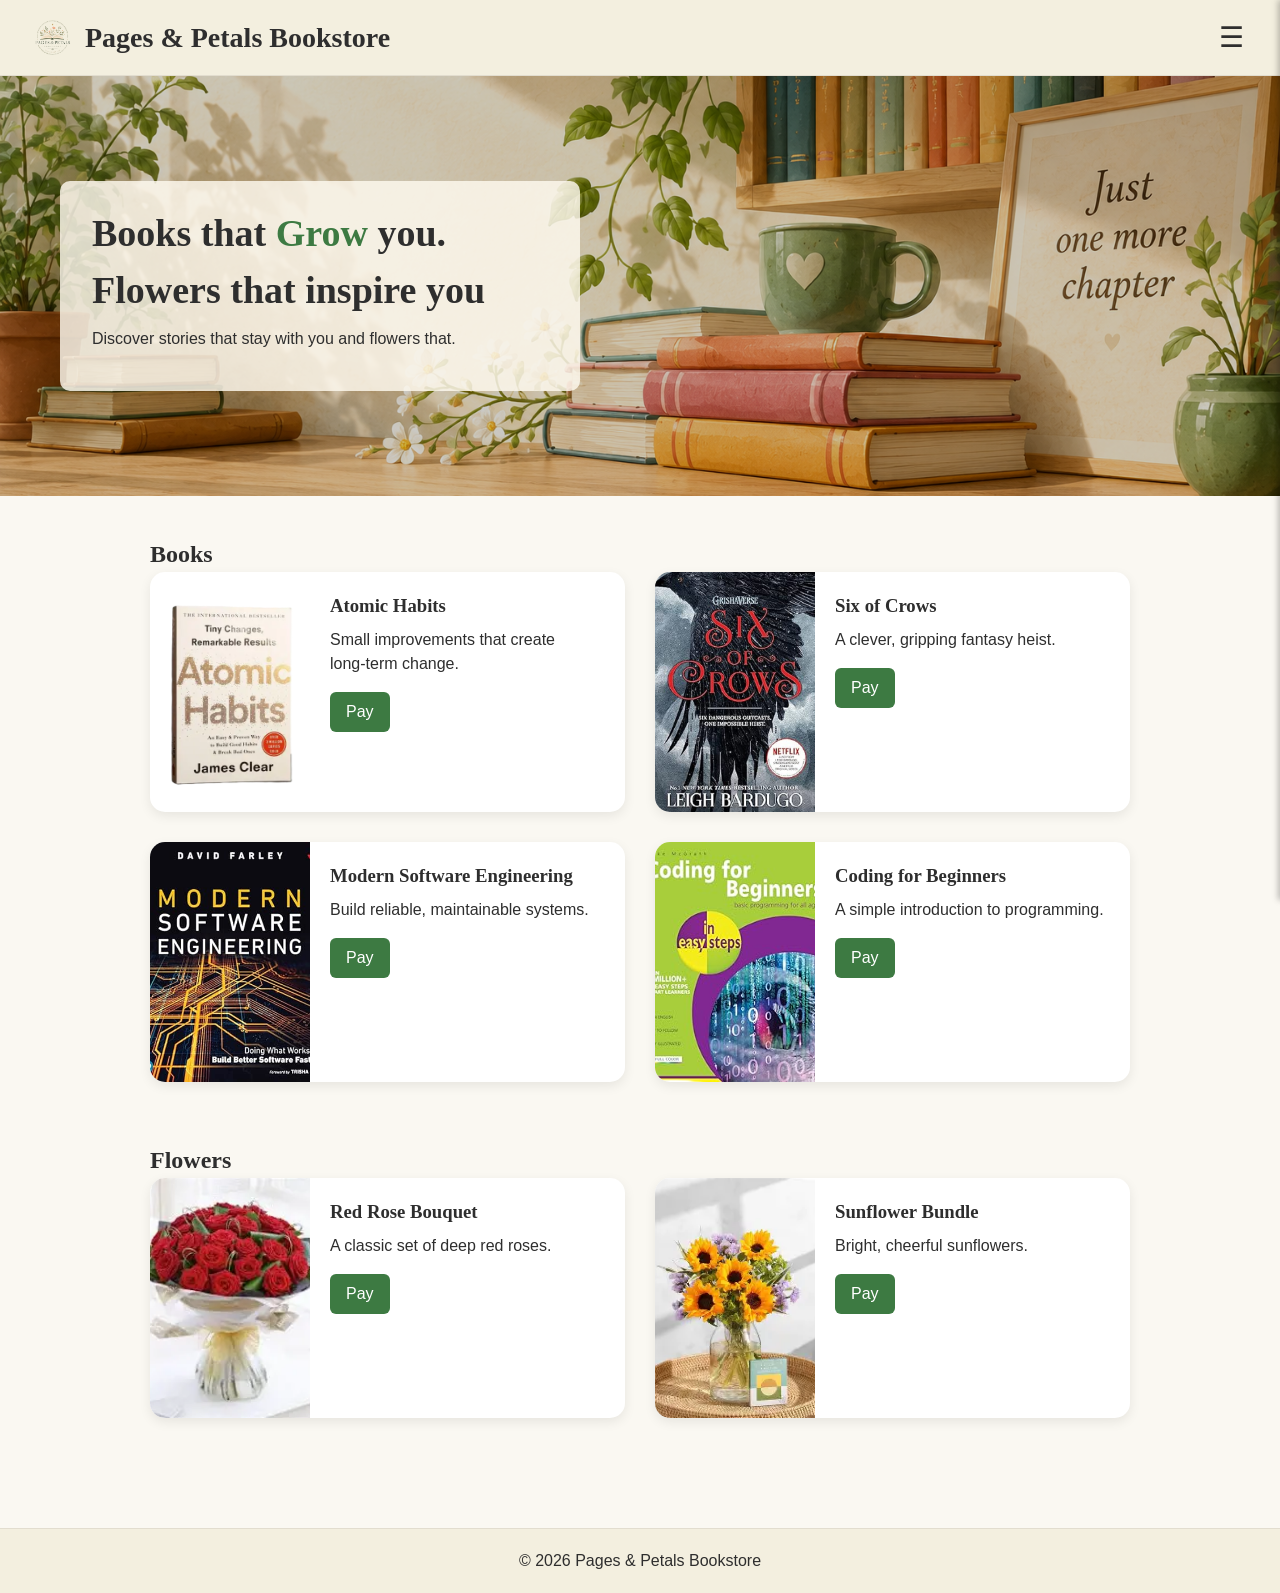
<file: index.html>
<!DOCTYPE html>
<html lang="en">
<head>
  <meta charset="UTF-8">
  <meta name="viewport" content="width=device-width, initial-scale=1.0">
  <title>Pages & Petals Bookstore</title>
  <link rel="stylesheet" href="css/style.css">
</head>

<body>

<nav id="sideMenu" class="side-menu">
  <a href="index.html">Home</a>
  <a href="about.html">About Us</a>
  <a href="contact.html">Contact Us</a>
</nav>
<div id="menuOverlay" class="menu-overlay"></div>

<header class="header">
  <div class="header-left">
    <img src="image/logo.png" class="logo">
    <h1 class="site-title">Pages & Petals Bookstore</h1>
  </div>
  <button id="menuBtn" class="menu-button">☰</button>
</header>

<section class="book-banner">
  <img src="image/bookbackground.png" class="book-banner-img">
  <div class="book-banner-content">
    <h2 class="banner-title">Books that <span>Grow</span> you. Flowers that inspire you</h2>
    <p>Discover stories that stay with you and flowers that.</p>
  </div>
</section>

<main class="book-section">

  <h2>Books</h2>

  <div class="book-row">
    <div class="book-card">
      <img src="image/AtomicHabits.png">
      <div class="book-details">
        <h3>Atomic Habits</h3>
        <p>Small improvements that create long‑term change.</p>
        <button onclick="location.href='pay.html'">Pay</button>
      </div>
    </div>

    <div class="book-card">
      <img src="image/Six of Crows.png">
      <div class="book-details">
        <h3>Six of Crows</h3>
        <p>A clever, gripping fantasy heist.</p>
        <button onclick="location.href='pay.html'">Pay</button>
      </div>
    </div>
  </div>

  <div class="book-row">
    <div class="book-card">
      <img src="image/Software engineering.png">
      <div class="book-details">
        <h3>Modern Software Engineering</h3>
        <p>Build reliable, maintainable systems.</p>
        <button onclick="location.href='pay.html'">Pay</button>
      </div>
    </div>

    <div class="book-card">
      <img src="image/Coding beginners.png">
      <div class="book-details">
        <h3>Coding for Beginners</h3>
        <p>A simple introduction to programming.</p>
        <button onclick="location.href='pay.html'">Pay</button>
      </div>
    </div>
  </div>

  <h2 style="margin-top: 60px;">Flowers</h2>

  <div class="book-row">
    <div class="book-card">
      <img src="image/Rose.png">
      <div class="book-details">
        <h3>Red Rose Bouquet</h3>
        <p>A classic set of deep red roses.</p>
        <button onclick="location.href='pay.html'">Pay</button>
      </div>
    </div>

    <div class="book-card">
      <img src="image/sunflo.png">
      <div class="book-details">
        <h3>Sunflower Bundle</h3>
        <p>Bright, cheerful sunflowers.</p>
        <button onclick="location.href='pay.html'">Pay</button>
      </div>
    </div>
  </div>

</main>

<footer class="footer">© 2026 Pages & Petals Bookstore</footer>

<script src="js/script.js"></script>
</body>
</html>
</file>
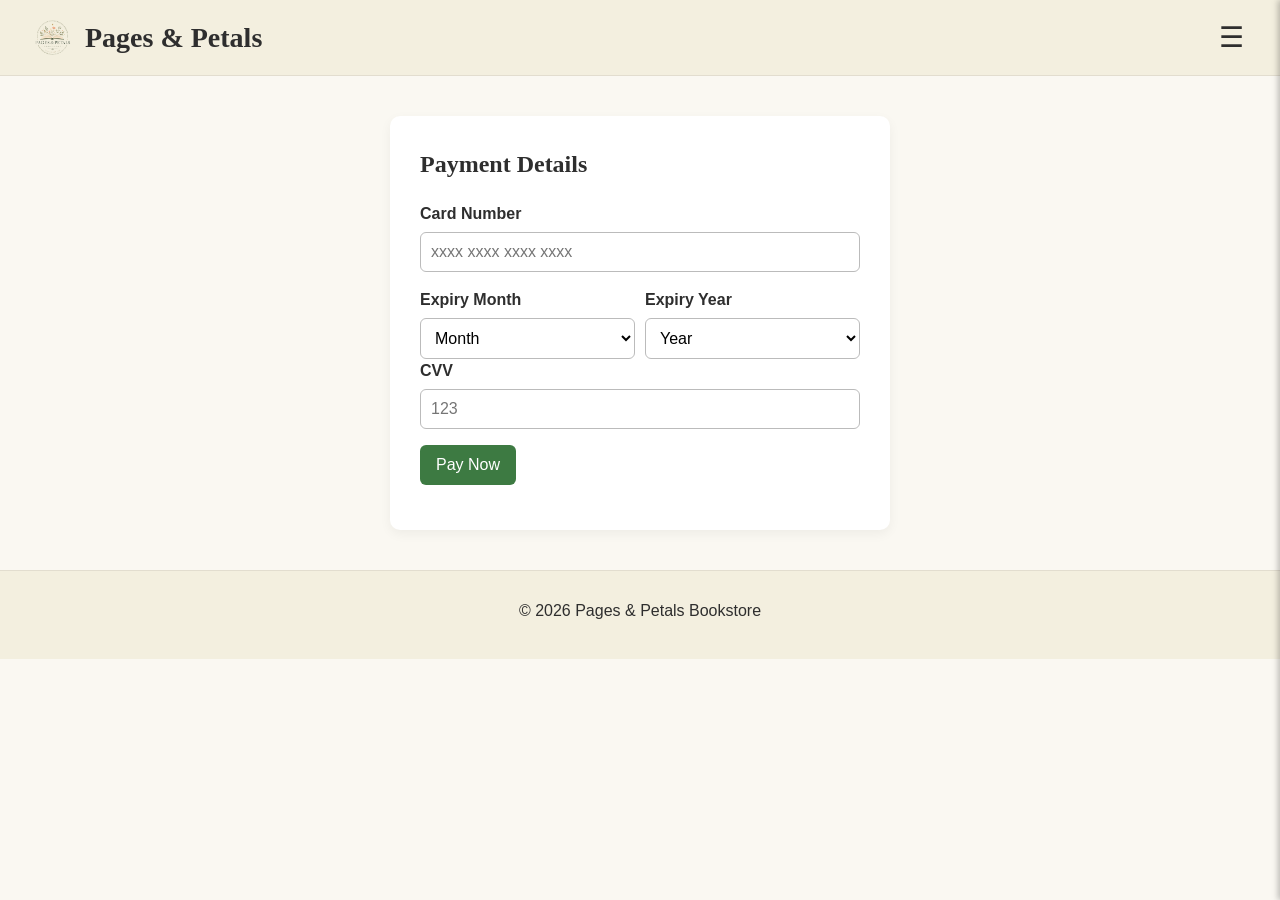
<file: pay.html>
<!DOCTYPE html>
<html lang="en">
<head>
  <meta charset="UTF-8">
  <title>Payment</title>
  <link rel="stylesheet" href="css/style.css">
</head>

<body>

  <header class="header">
    <div class="header-left">
      <img src="image/logo.png" class="logo" alt="Pages & Petals Logo">
      <h1 class="site-title">Pages & Petals</h1>
    </div>

    <button id="menuBtn" class="menu-button">&#9776;</button>
  </header>

  <div id="sideMenu" class="side-menu">
    <a href="index.html">Home</a>
    <a href="about.html">About</a>
    <a href="contact.html">Contact</a>
  </div>

  <div id="menuOverlay" class="menu-overlay"></div>

  <div class="payment-container">
    <h2>Payment Details</h2>

    <form id="paymentForm" class="payment-form">

      <div class="form-group">
        <label for="cardNumber">Card Number</label>
        <input id="cardNumber" type="text" placeholder="xxxx xxxx xxxx xxxx">
      </div>

      <div class="exp-row">
        <div>
          <label for="expMonth">Expiry Month</label>
          <select id="expMonth">
            <option value="">Month</option>
            <option value="1">01</option>
            <option value="2">02</option>
            <option value="3">03</option>
            <option value="4">04</option>
            <option value="5">05</option>
            <option value="6">06</option>
            <option value="7">07</option>
            <option value="8">08</option>
            <option value="9">09</option>
            <option value="10">10</option>
            <option value="11">11</option>
            <option value="12">12</option>
          </select>
        </div>

        <div>
          <label for="expYear">Expiry Year</label>
          <select id="expYear">
            <option value="">Year</option>
            <option value="2026">2026</option>
            <option value="2027">2027</option>
            <option value="2028">2028</option>
            <option value="2029">2029</option>
            <option value="2030">2030</option>
          </select>
        </div>
      </div>

      <div class="form-group">
        <label for="cvv">CVV</label>
        <input id="cvv" type="text" placeholder="123">
      </div>

      <button class="btn-main" type="submit">Pay Now</button>

      <div id="message"></div>
    </form>
  </div>

  <footer class="footer">
    <p>&copy; 2026 Pages & Petals Bookstore</p>
  </footer>

  <script src="js/script.js"></script>
</body>
</html>
</file>
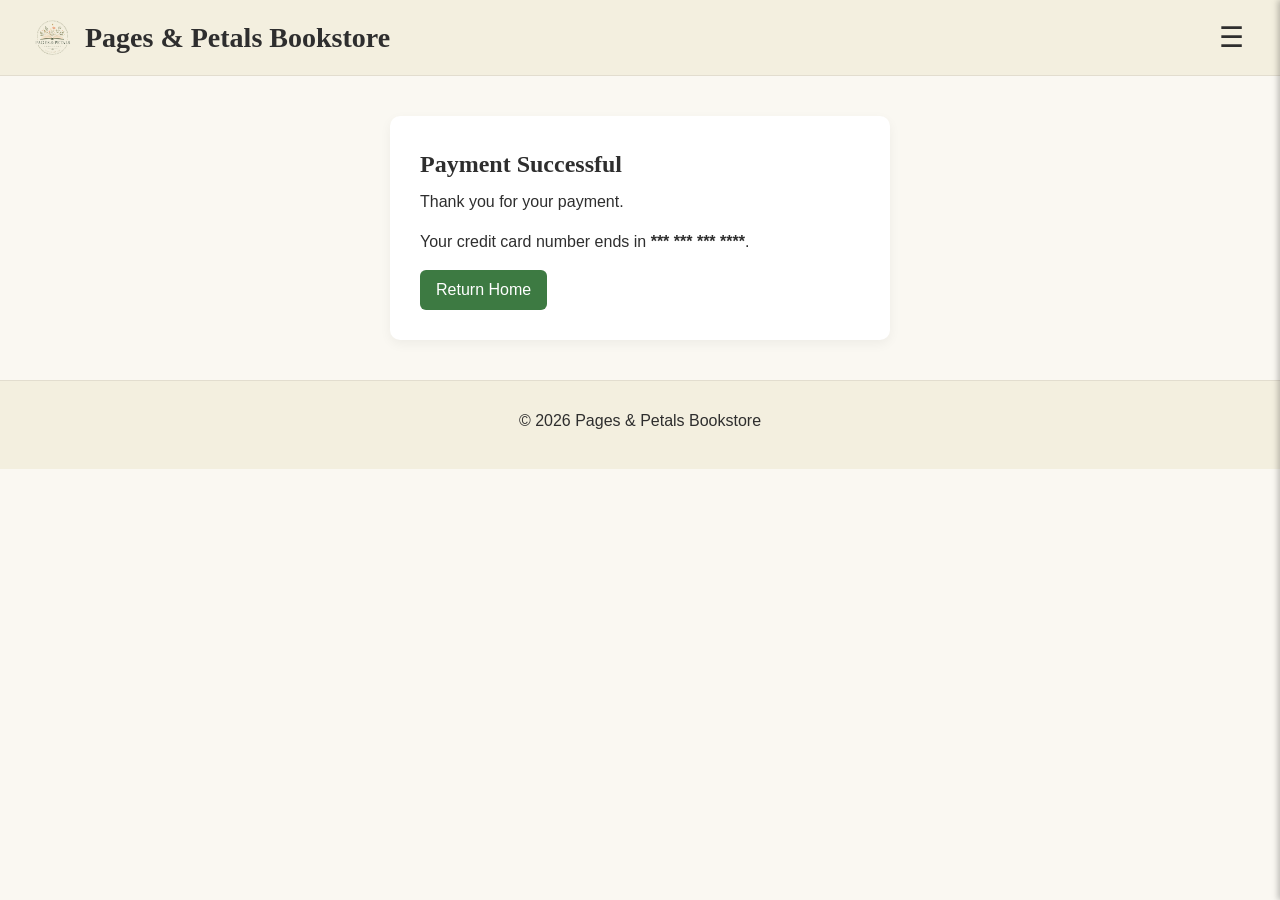
<file: success.html>
<!DOCTYPE html>
<html lang="en">
<head>
  <meta charset="UTF-8">
  <meta name="viewport" content="width=device-width, initial-scale=1.0">
  <title>Payment Successful - Pages & Petals Bookstore</title>
  <link rel="stylesheet" href="css/style.css">
</head>

<body>

  <nav id="sideMenu" class="side-menu" aria-label="Main navigation">
    <a href="index.html">Home</a>
    <a href="index.html#about">About Us</a>
    <a href="index.html#contact">Contact Us</a>
  </nav>

  <div id="menuOverlay" class="menu-overlay"></div>

  <header class="header">
    <div class="header-left">
      <img src="image/logo.png" alt="Pages and Petals Bookstore logo" class="logo">
      <h1 class="site-title">Pages & Petals Bookstore</h1>
    </div>

    <button id="menuBtn" class="menu-button" aria-label="Open navigation menu">☰</button>
  </header>

  <main class="success-container">
    <h2>Payment Successful</h2>

    <p id="successMessage">Thank you for your payment.</p>

    <p>
      Your credit card number ends in
      <strong id="lastDigits">*** *** *** ****</strong>.
    </p>

    <a class="btn-main" href="index.html">Return Home</a>
  </main>

  <footer class="footer">
    <p>© 2026 Pages & Petals Bookstore</p>
  </footer>

  <script src="js/script.js"></script>
</body>
</html>
</file>
<file: css/style.css>
/* Global */
* { box-sizing: border-box; }

body {
  margin: 0;
  font-family: 'Segoe UI', Arial, sans-serif;
  background: #faf8f2;
  color: #2e2e2e;
  line-height: 1.5;
}

h1, h2, h3 {
  font-family: Georgia, serif;
  margin: 0;
}

p { margin-top: 8px; }
img { max-width: 100%; }

a, button { font: inherit; }

a:focus, button:focus, input:focus {
  outline: 3px solid #b76e79;
  outline-offset: 3px;
}

/* Header */
.header {
  display: flex;
  justify-content: space-between;
  align-items: center;
  background: #f3efdf;
  padding: 15px 30px;
  border-bottom: 1px solid #e2ddcf;
}

.header-left {
  display: flex;
  align-items: center;
  gap: 10px;
}

.logo {
  width: 45px;
  height: 45px;
  object-fit: contain;
}

.site-title { font-size: 28px; }

.menu-button {
  background: none;
  border: none;
  font-size: 28px;
  cursor: pointer;
  color: #2e2e2e;
}

/* Slide-out Menu */
.side-menu {
  position: fixed;
  top: 0;
  right: -250px;
  width: 250px;
  height: 100%;
  background: white;
  padding-top: 60px;
  box-shadow: -2px 0 6px rgba(0,0,0,0.25);
  transition: right 0.3s ease;
  z-index: 2000;
}

.side-menu.open { right: 0; }

.side-menu a {
  display: block;
  padding: 15px;
  border-bottom: 1px solid #ddd;
  color: #333;
  text-decoration: none;
}

.side-menu a:hover { background: #f3efdf; }

.menu-overlay {
  position: fixed;
  inset: 0;
  background: rgba(0,0,0,0.4);
  display: none;
  z-index: 1500;
}

.menu-overlay.show { display: block; }

/* Banner */
.book-banner {
  position: relative;
  height: 420px;
  overflow: hidden;
}

.book-banner-img {
  width: 100%;
  height: 100%;
  object-fit: cover;
  filter: brightness(80%);
}

.book-banner-content {
  position: absolute;
  left: 60px;
  top: 50%;
  transform: translateY(-50%);
  max-width: 520px;
  background: rgba(255,250,240,0.82);
  padding: 24px 32px;
  border-radius: 10px;
}

.banner-title { font-size: 38px; }
.banner-title span { color: #3d7a42; }

/* Book Listings */
.book-section {
  max-width: 1100px;
  margin: 0 auto;
  padding: 40px 60px;
}

.book-row {
  display: flex;
  gap: 30px;
  margin-bottom: 30px;
}

.book-card {
  flex: 1;
  display: flex;
  background: white;
  border-radius: 15px;
  overflow: hidden;
  box-shadow: 0 4px 12px rgba(0,0,0,0.08);
}

.book-card img {
  width: 160px;
  height: 240px;
  object-fit: cover;
}

.book-details { padding: 20px; }
.book-details h3 { margin-bottom: 8px; }
.book-details p { margin-bottom: 16px; }

/* Buttons */
.book-details button,
.pay-button,
.btn-main {
  display: inline-block;
  background: #3d7a42;
  color: white;
  border: none;
  padding: 8px 16px;
  border-radius: 6px;
  cursor: pointer;
  text-decoration: none;
}

.book-details button:hover,
.pay-button:hover,
.btn-main:hover {
  background: #2f6334;
}

/* Shared Box Styles */
.payment-container,
.success-container,
.info-box,
.info-section {
  max-width: 500px;
  margin: 40px auto;
  background: white;
  padding: 30px;
  border-radius: 10px;
  box-shadow: 0 4px 12px rgba(0,0,0,0.05);
}

/* Payment Form */
.payment-form { margin-top: 20px; }
.form-group { margin-bottom: 16px; }

.payment-form label,
.payment-form legend {
  display: block;
  margin-bottom: 6px;
  font-weight: 600;
}

.payment-form fieldset {
  border: none;
  padding: 0;
  margin: 0 0 16px;
}

.payment-form input {
  width: 100%;
  padding: 10px;
  border: 1px solid #bbb;
  border-radius: 6px;
  font-size: 16px;
}

.exp-row {
  display: flex;
  gap: 10px;
}

.exp-row > div { flex: 1; }

.payment-form small {
  display: block;
  margin-top: 6px;
  color: #555;
}

#message { margin-top: 15px; font-weight: 600; }

/* Footer */
.footer {
  background: #f3efdf;
  padding: 20px;
  text-align: center;
  border-top: 1px solid #e2ddcf;
  margin-top: 40px;
}

/* Responsive */
@media (max-width: 900px) {
  .book-section { padding: 30px; }
  .book-row { flex-direction: column; }
  .book-banner-content { left: 20px; right: 20px; max-width: none; }
}

@media (max-width: 600px) {
  .header { padding: 12px 18px; }
  .site-title { font-size: 20px; }
  .book-banner { height: 320px; }
  .banner-title { font-size: 28px; }
  .book-section { padding: 20px; }

  .book-card {
    flex-direction: column;
    text-align: center;
  }

  .book-card img {
    width: 180px;
    height: 260px;
    margin-top: 20px;
    border-radius: 8px;
  }

  .payment-container,
  .success-container,
  .info-box,
  .info-section {
    margin: 25px 15px;
    padding: 22px;
  }

  .exp-row { flex-direction: column; }
}
.payment-form select {
  width: 100%;
  padding: 10px;
  border: 1px solid #bbb;
  border-radius: 6px;
  font-size: 16px;
  background: white;
  cursor: pointer;
}
</file>
